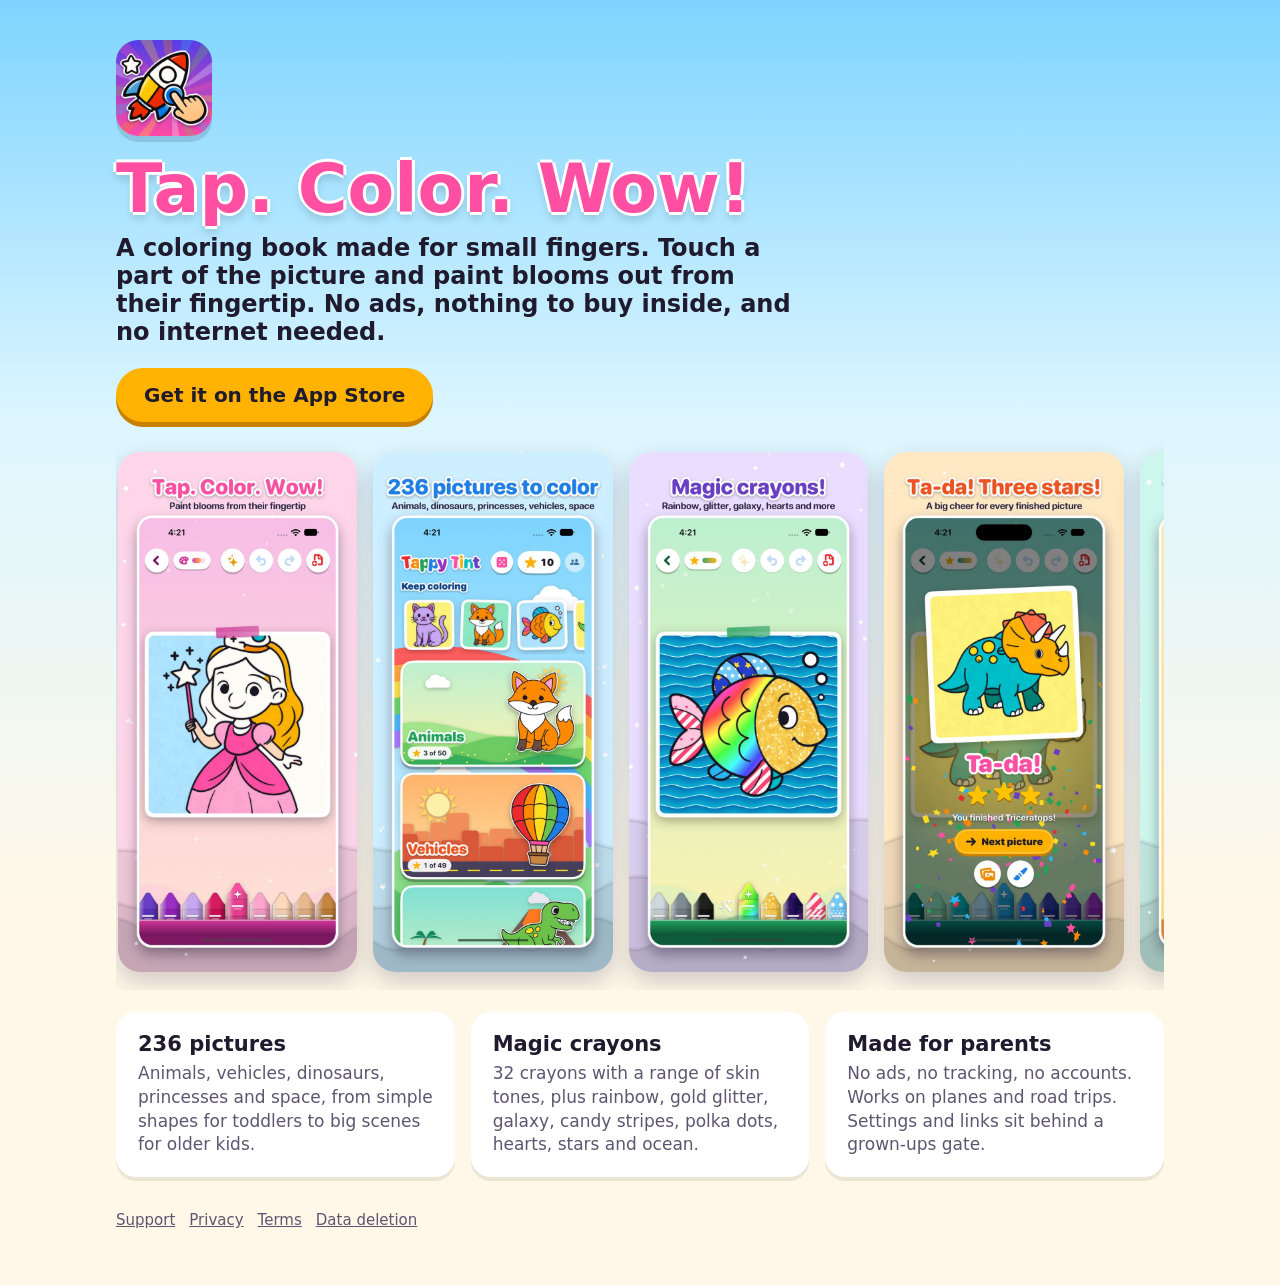
<file: index.html>
<!doctype html>
<html lang="en">
<head>
  <meta charset="utf-8">
  <meta name="viewport" content="width=device-width, initial-scale=1">
  <title>Tappy Tint: a coloring book for small fingers</title>
  <meta name="description" content="Tap, and color blooms across the page. 236 pictures, 32 crayons and 8 magic fills for iPhone and iPad. No ads, no in-app purchases, works offline.">
  <meta property="og:title" content="Tappy Tint: Kids Coloring Book">
  <meta property="og:description" content="236 tap-to-color pictures with magic crayons. No ads, no in-app purchases, works offline.">
  <meta property="og:image" content="https://dimab0.github.io/TappyTint-support/img/share.jpg">
  <meta name="twitter:card" content="summary_large_image">
  <meta name="apple-itunes-app" content="app-id=6759538560">
  <link rel="icon" href="img/icon.png">
  <style>
    :root { --ink:#1f1a2e; --soft:#5d5670; --sky:#cdefff; --pink:#ff4fa3; --gold:#ffb300; --lip:#c97f00; }
    * { box-sizing:border-box; }
    body { margin:0; font-family:ui-rounded,"SF Pro Rounded",system-ui,-apple-system,sans-serif; color:var(--ink);
           background:linear-gradient(#7ed4ff,#ddf6ff 420px,#fff8e8 900px); }
    main { max-width:1080px; margin:0 auto; padding:40px 16px 56px; }
    .top { display:flex; align-items:center; gap:18px; flex-wrap:wrap; }
    .top img { width:96px; height:96px; border-radius:22px; box-shadow:0 6px 0 rgba(0,0,0,.12); }
    h1 { font-size:clamp(38px,7vw,68px); font-weight:900; margin:18px 0 6px; line-height:1.03; color:var(--pink);
         -webkit-text-stroke:0; text-shadow:0 3px 0 #fff, 3px 0 0 #fff, -3px 0 0 #fff, 0 -3px 0 #fff, 0 6px 10px rgba(0,0,0,.18); }
    .lede { font-size:clamp(19px,3vw,24px); max-width:680px; font-weight:600; margin:10px 0 22px; }
    .btn { display:inline-block; background:var(--gold); color:var(--ink); font-weight:900; font-size:20px; padding:15px 28px;
           border-radius:999px; text-decoration:none; box-shadow:0 5px 0 var(--lip); }
    .btn:active { transform:translateY(3px); box-shadow:0 2px 0 var(--lip); }
    .shots { display:flex; gap:16px; overflow-x:auto; padding:30px 2px 18px; scroll-snap-type:x mandatory; }
    .shots img { height:520px; max-width:80vw; width:auto; border-radius:22px; box-shadow:0 10px 24px rgba(30,20,60,.2); scroll-snap-align:center; flex:none; }
    .cards { display:grid; grid-template-columns:repeat(auto-fit,minmax(240px,1fr)); gap:16px; margin-top:22px; }
    .card { background:#fff; border-radius:20px; padding:20px 22px; box-shadow:0 4px 0 rgba(0,0,0,.08); }
    .card h2 { font-size:21px; margin:0 0 6px; font-weight:900; }
    .card p { margin:0; color:var(--soft); font-size:17px; line-height:1.4; }
    footer { margin-top:34px; color:var(--soft); font-size:15px; }
    footer a { color:inherit; margin-right:14px; }
    @media (max-width:520px) { .shots img { height:440px; } }
  </style>
</head>
<body>
<main>
  <div class="top"><img src="img/icon.png" alt="Tappy Tint icon" width="96" height="96"></div>
  <h1>Tap. Color. Wow!</h1>
  <p class="lede">A coloring book made for small fingers. Touch a part of the picture and paint blooms out from their fingertip. No ads, nothing to buy inside, and no internet needed.</p>
  <a class="btn" href="https://apps.apple.com/app/id6759538560">Get it on the App Store</a>
  <div class="shots">
    <img src="img/01-color.jpg" alt="A princess being colored in pink" loading="lazy">
    <img src="img/02-worlds.jpg" alt="Five paper worlds of pictures" loading="lazy">
    <img src="img/03-magic.jpg" alt="A fish filled with rainbow, glitter and ocean waves" loading="lazy">
    <img src="img/04-tada.jpg" alt="A finished triceratops with three stars" loading="lazy">
    <img src="img/05-wall.jpg" alt="The Art Wall of finished pictures" loading="lazy">
    <img src="img/06-pictures.jpg" alt="Dinosaur pictures from easy to detailed" loading="lazy">
    <img src="img/07-grownups.jpg" alt="The grown-ups area" loading="lazy">
  </div>
  <div class="cards">
    <div class="card"><h2>236 pictures</h2><p>Animals, vehicles, dinosaurs, princesses and space, from simple shapes for toddlers to big scenes for older kids.</p></div>
    <div class="card"><h2>Magic crayons</h2><p>32 crayons with a range of skin tones, plus rainbow, gold glitter, galaxy, candy stripes, polka dots, hearts, stars and ocean.</p></div>
    <div class="card"><h2>Made for parents</h2><p>No ads, no tracking, no accounts. Works on planes and road trips. Settings and links sit behind a grown-ups gate.</p></div>
  </div>
  <footer>
    <a href="support.html">Support</a><a href="privacy-policy.html">Privacy</a><a href="terms-and-conditions.html">Terms</a><a href="data-deletion.html">Data deletion</a>
  </footer>
</main>
</body>
</html>
</file>
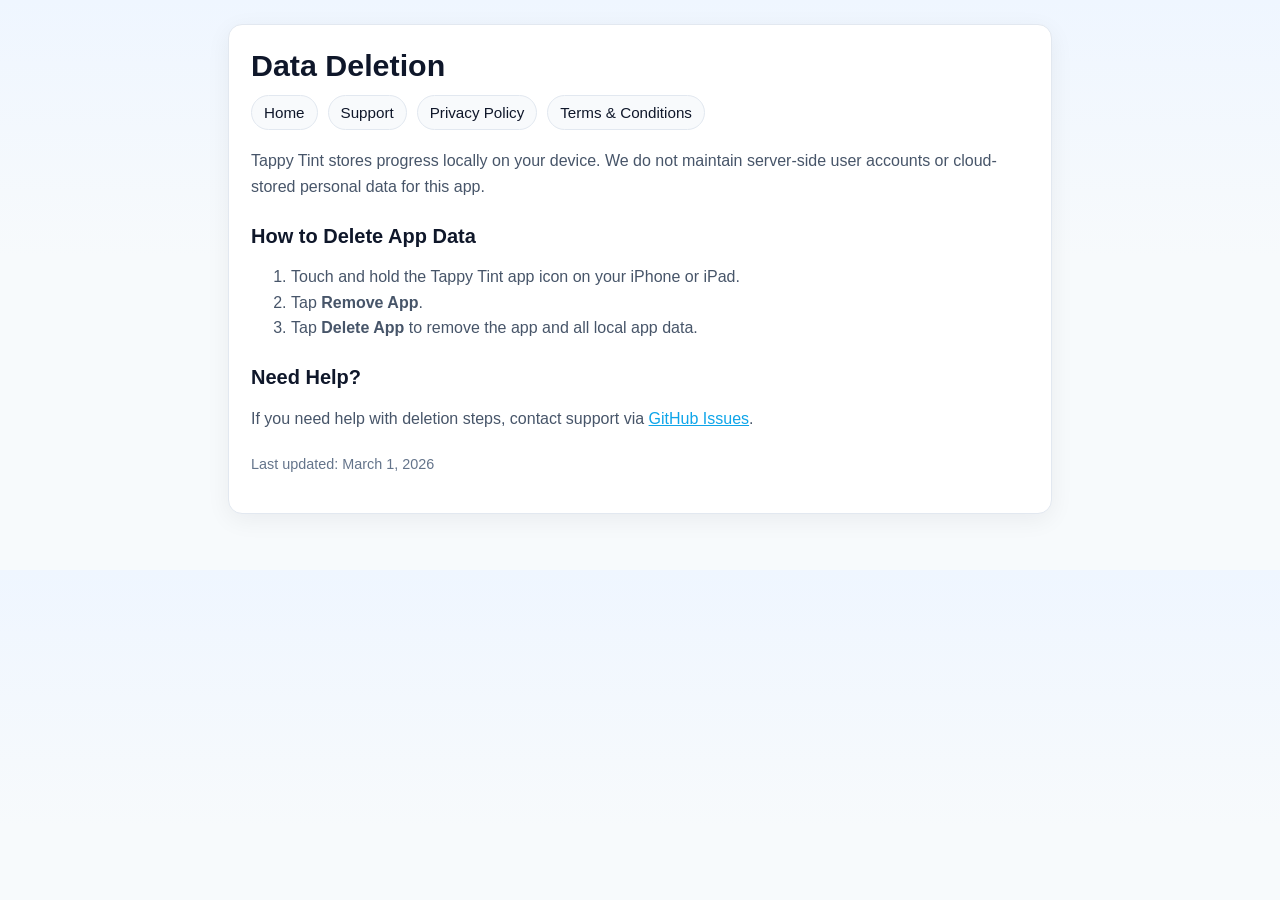
<file: data-deletion.html>
<!doctype html>
<html lang="en">
<head>
  <meta charset="utf-8" />
  <meta name="viewport" content="width=device-width, initial-scale=1" />
  <title>Tappy Tint Data Deletion</title>
  <link rel="stylesheet" href="styles.css" />
</head>
<body>
  <main class="container">
    <section class="card">
      <h1>Data Deletion</h1>
      <nav class="nav">
        <a href="index.html">Home</a>
        <a href="support.html">Support</a>
        <a href="privacy-policy.html">Privacy Policy</a>
        <a href="terms-and-conditions.html">Terms & Conditions</a>
      </nav>

      <p>Tappy Tint stores progress locally on your device. We do not maintain server-side user accounts or cloud-stored personal data for this app.</p>

      <h2>How to Delete App Data</h2>
      <ol>
        <li>Touch and hold the Tappy Tint app icon on your iPhone or iPad.</li>
        <li>Tap <strong>Remove App</strong>.</li>
        <li>Tap <strong>Delete App</strong> to remove the app and all local app data.</li>
      </ol>

      <h2>Need Help?</h2>
      <p>If you need help with deletion steps, contact support via <a href="https://github.com/dimab0/TappyTint-support/issues">GitHub Issues</a>.</p>

      <p class="footer">Last updated: March 1, 2026</p>
    </section>
  </main>
</body>
</html>
</file>
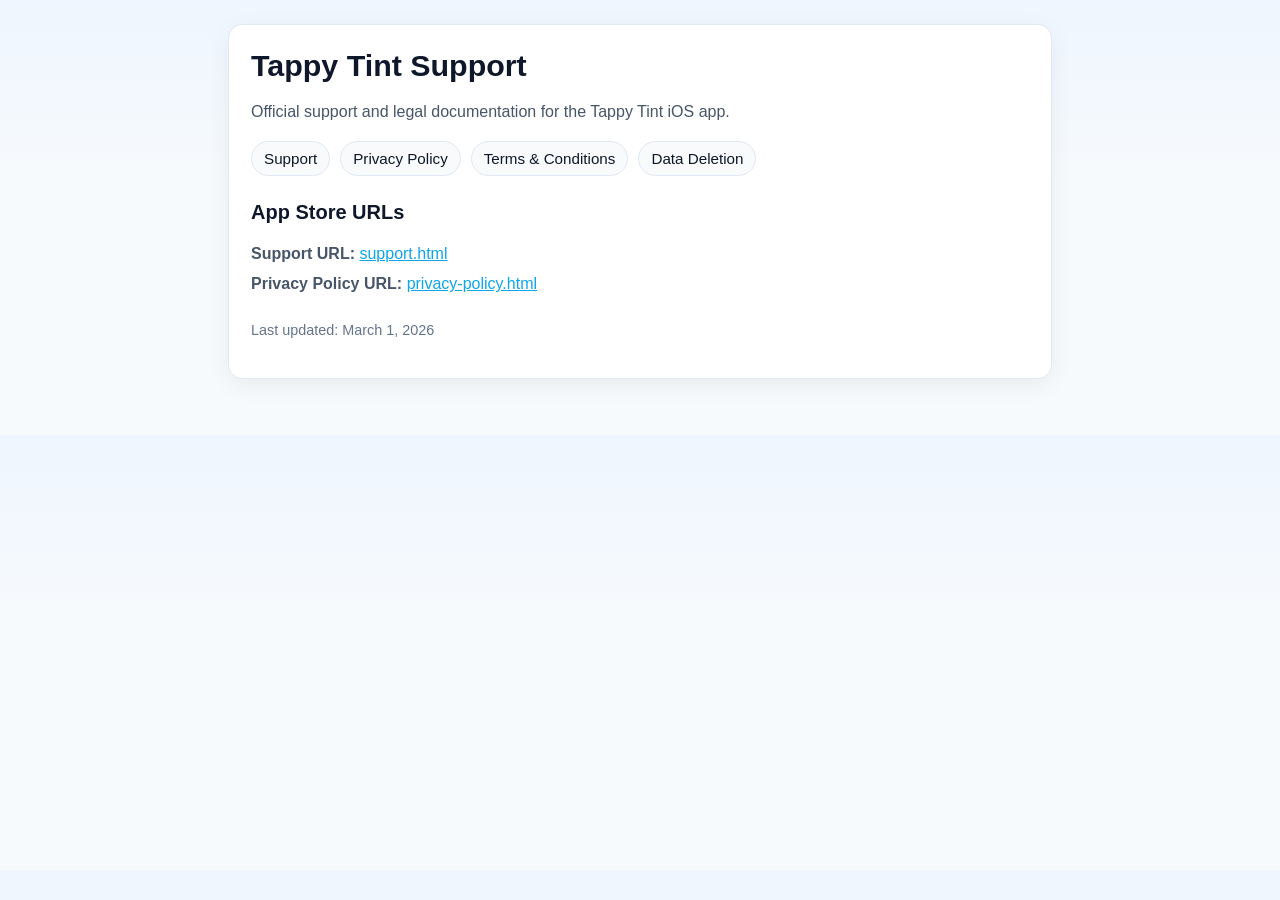
<file: docs.html>
<!doctype html>
<html lang="en">
<head>
  <meta charset="utf-8" />
  <meta name="viewport" content="width=device-width, initial-scale=1" />
  <title>Tappy Tint Documents</title>
  <link rel="stylesheet" href="styles.css" />
</head>
<body>
  <main class="container">
    <section class="card">
      <h1>Tappy Tint Support</h1>
      <p>Official support and legal documentation for the Tappy Tint iOS app.</p>

      <nav class="nav">
        <a href="support.html">Support</a>
        <a href="privacy-policy.html">Privacy Policy</a>
        <a href="terms-and-conditions.html">Terms & Conditions</a>
        <a href="data-deletion.html">Data Deletion</a>
      </nav>

      <h2>App Store URLs</h2>
      <ul class="kv">
        <li><strong>Support URL:</strong> <a href="support.html">support.html</a></li>
        <li><strong>Privacy Policy URL:</strong> <a href="privacy-policy.html">privacy-policy.html</a></li>
      </ul>

      <p class="footer">Last updated: March 1, 2026</p>
    </section>
  </main>
</body>
</html>
</file>
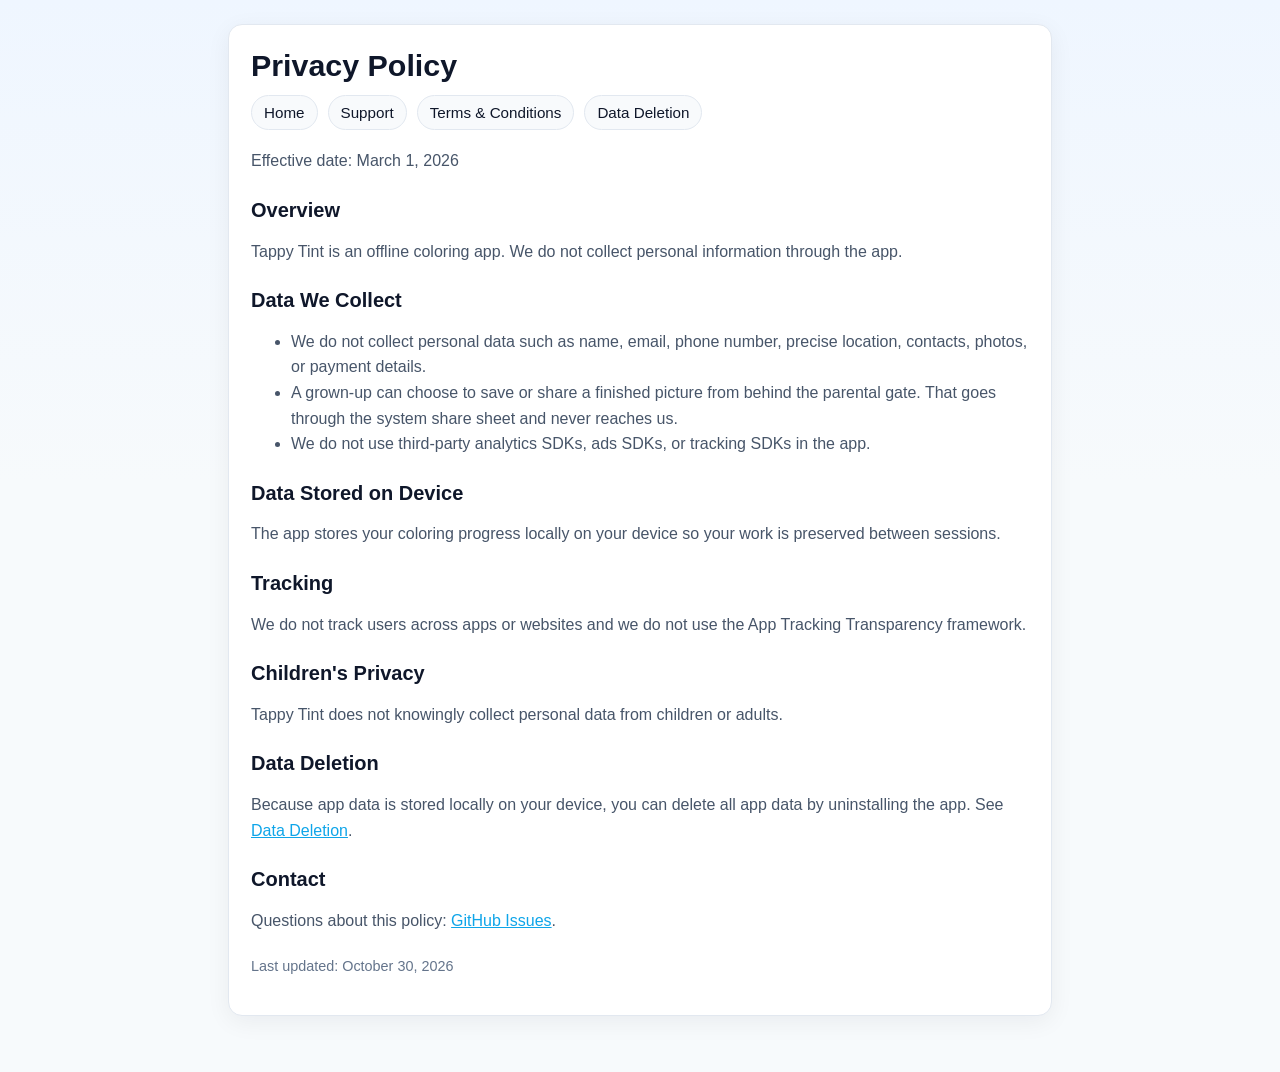
<file: privacy-policy.html>
<!doctype html>
<html lang="en">
<head>
  <meta charset="utf-8" />
  <meta name="viewport" content="width=device-width, initial-scale=1" />
  <title>Tappy Tint Privacy Policy</title>
  <link rel="stylesheet" href="styles.css" />
</head>
<body>
  <main class="container">
    <section class="card">
      <h1>Privacy Policy</h1>
      <nav class="nav">
        <a href="index.html">Home</a>
        <a href="support.html">Support</a>
        <a href="terms-and-conditions.html">Terms & Conditions</a>
        <a href="data-deletion.html">Data Deletion</a>
      </nav>

      <p>Effective date: March 1, 2026</p>

      <h2>Overview</h2>
      <p>Tappy Tint is an offline coloring app. We do not collect personal information through the app.</p>

      <h2>Data We Collect</h2>
      <ul>
        <li>We do not collect personal data such as name, email, phone number, precise location, contacts, photos, or payment details.</li>
        <li>A grown-up can choose to save or share a finished picture from behind the parental gate. That goes through the system share sheet and never reaches us.</li>
        <li>We do not use third-party analytics SDKs, ads SDKs, or tracking SDKs in the app.</li>
      </ul>

      <h2>Data Stored on Device</h2>
      <p>The app stores your coloring progress locally on your device so your work is preserved between sessions.</p>

      <h2>Tracking</h2>
      <p>We do not track users across apps or websites and we do not use the App Tracking Transparency framework.</p>

      <h2>Children's Privacy</h2>
      <p>Tappy Tint does not knowingly collect personal data from children or adults.</p>

      <h2>Data Deletion</h2>
      <p>Because app data is stored locally on your device, you can delete all app data by uninstalling the app. See <a href="data-deletion.html">Data Deletion</a>.</p>

      <h2>Contact</h2>
      <p>Questions about this policy: <a href="https://github.com/dimab0/TappyTint-support/issues">GitHub Issues</a>.</p>

      <p class="footer">Last updated: October 30, 2026</p>
    </section>
  </main>
</body>
</html>
</file>
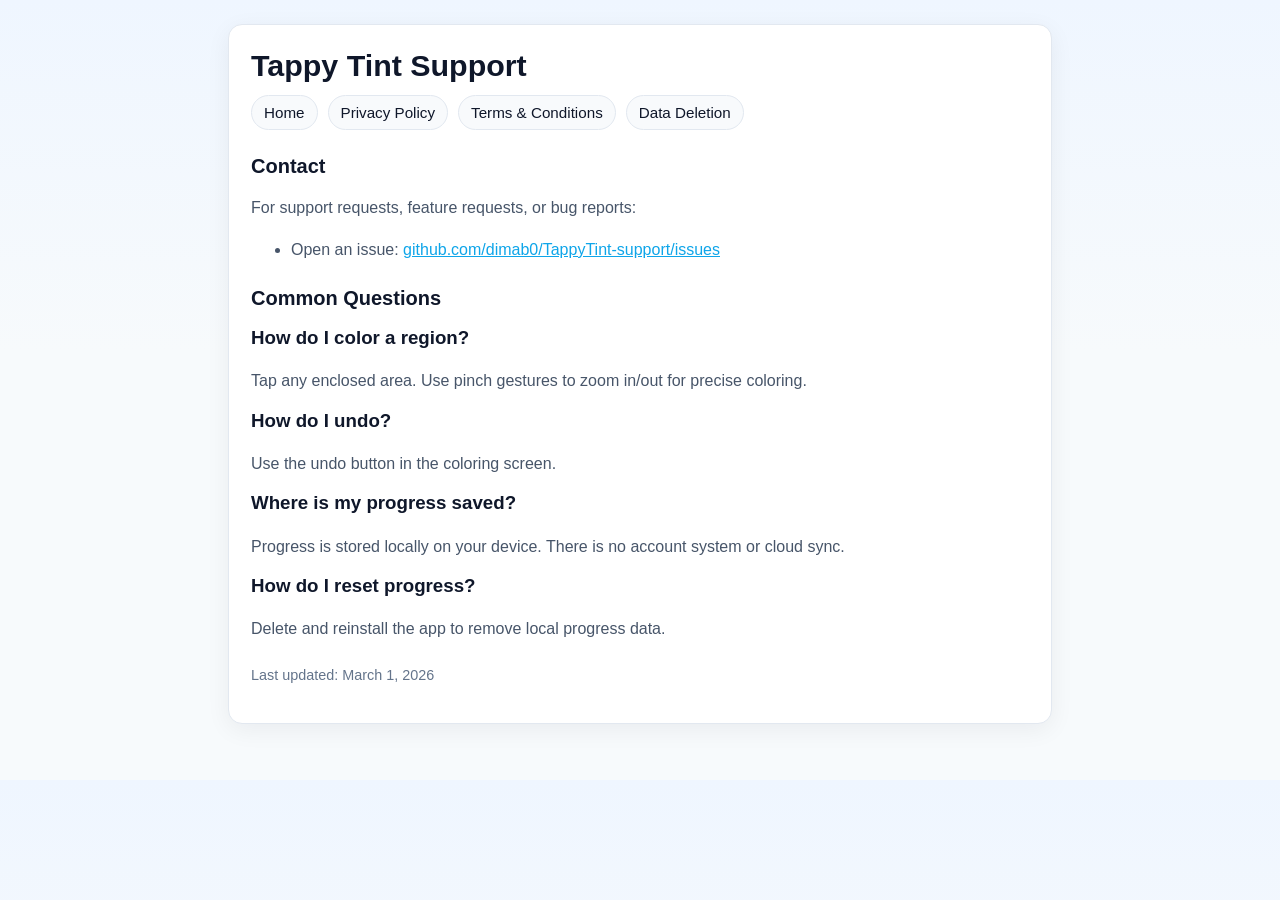
<file: support.html>
<!doctype html>
<html lang="en">
<head>
  <meta charset="utf-8" />
  <meta name="viewport" content="width=device-width, initial-scale=1" />
  <title>Tappy Tint Support</title>
  <link rel="stylesheet" href="styles.css" />
</head>
<body>
  <main class="container">
    <section class="card">
      <h1>Tappy Tint Support</h1>
      <nav class="nav">
        <a href="index.html">Home</a>
        <a href="privacy-policy.html">Privacy Policy</a>
        <a href="terms-and-conditions.html">Terms & Conditions</a>
        <a href="data-deletion.html">Data Deletion</a>
      </nav>

      <h2>Contact</h2>
      <p>For support requests, feature requests, or bug reports:</p>
      <ul>
        <li>Open an issue: <a href="https://github.com/dimab0/TappyTint-support/issues">github.com/dimab0/TappyTint-support/issues</a></li>
      </ul>

      <h2>Common Questions</h2>
      <h3>How do I color a region?</h3>
      <p>Tap any enclosed area. Use pinch gestures to zoom in/out for precise coloring.</p>

      <h3>How do I undo?</h3>
      <p>Use the undo button in the coloring screen.</p>

      <h3>Where is my progress saved?</h3>
      <p>Progress is stored locally on your device. There is no account system or cloud sync.</p>

      <h3>How do I reset progress?</h3>
      <p>Delete and reinstall the app to remove local progress data.</p>

      <p class="footer">Last updated: March 1, 2026</p>
    </section>
  </main>
</body>
</html>
</file>
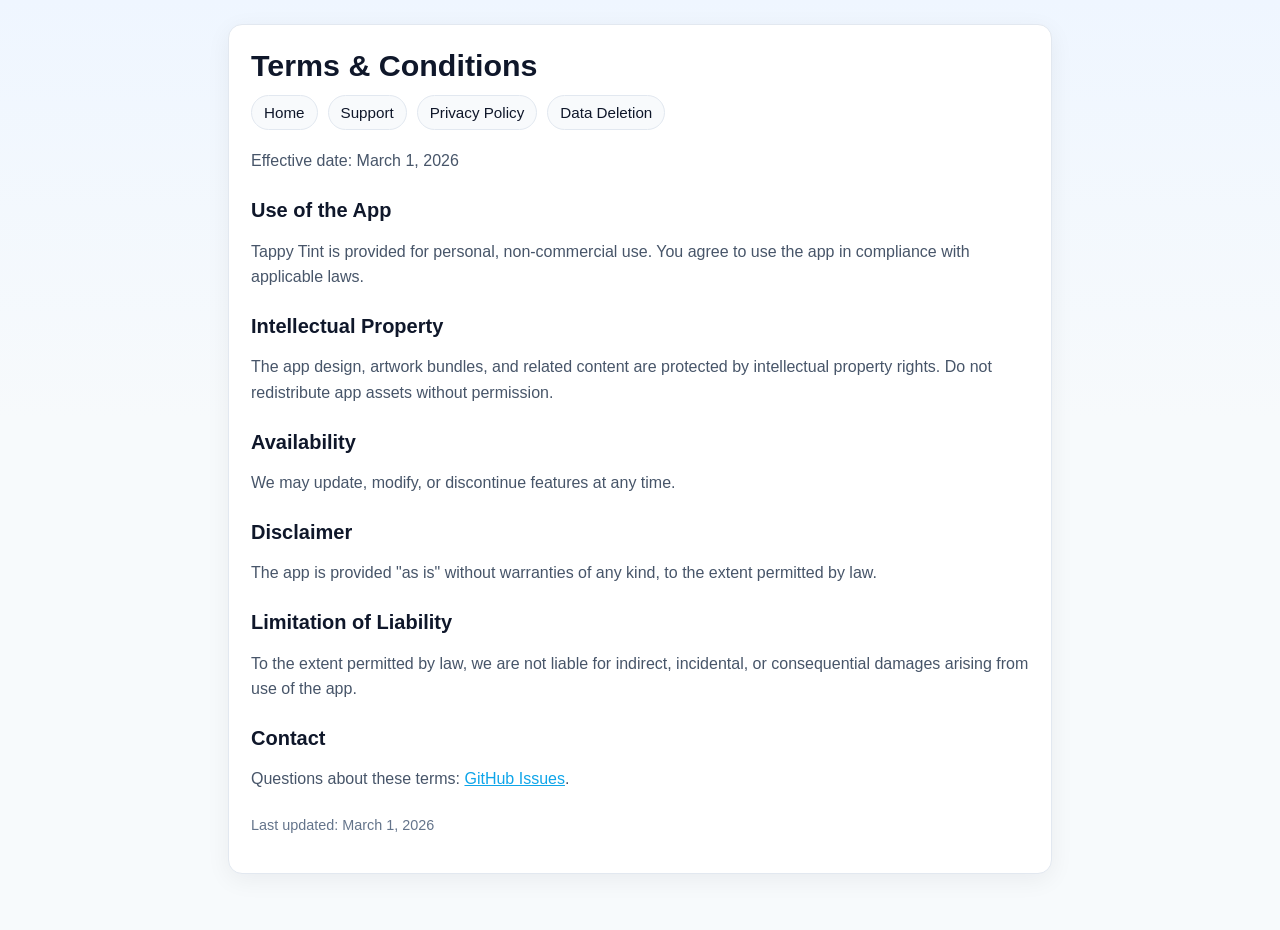
<file: terms-and-conditions.html>
<!doctype html>
<html lang="en">
<head>
  <meta charset="utf-8" />
  <meta name="viewport" content="width=device-width, initial-scale=1" />
  <title>Tappy Tint Terms and Conditions</title>
  <link rel="stylesheet" href="styles.css" />
</head>
<body>
  <main class="container">
    <section class="card">
      <h1>Terms & Conditions</h1>
      <nav class="nav">
        <a href="index.html">Home</a>
        <a href="support.html">Support</a>
        <a href="privacy-policy.html">Privacy Policy</a>
        <a href="data-deletion.html">Data Deletion</a>
      </nav>

      <p>Effective date: March 1, 2026</p>

      <h2>Use of the App</h2>
      <p>Tappy Tint is provided for personal, non-commercial use. You agree to use the app in compliance with applicable laws.</p>

      <h2>Intellectual Property</h2>
      <p>The app design, artwork bundles, and related content are protected by intellectual property rights. Do not redistribute app assets without permission.</p>

      <h2>Availability</h2>
      <p>We may update, modify, or discontinue features at any time.</p>

      <h2>Disclaimer</h2>
      <p>The app is provided "as is" without warranties of any kind, to the extent permitted by law.</p>

      <h2>Limitation of Liability</h2>
      <p>To the extent permitted by law, we are not liable for indirect, incidental, or consequential damages arising from use of the app.</p>

      <h2>Contact</h2>
      <p>Questions about these terms: <a href="https://github.com/dimab0/TappyTint-support/issues">GitHub Issues</a>.</p>

      <p class="footer">Last updated: March 1, 2026</p>
    </section>
  </main>
</body>
</html>
</file>
<file: styles.css>
:root {
  --bg: #f7fafc;
  --card: #ffffff;
  --text: #0f172a;
  --muted: #475569;
  --accent: #0ea5e9;
  --border: #e2e8f0;
}

* {
  box-sizing: border-box;
}

body {
  margin: 0;
  font-family: -apple-system, BlinkMacSystemFont, "Segoe UI", Roboto, Helvetica, Arial, sans-serif;
  color: var(--text);
  background: linear-gradient(180deg, #eff6ff 0%, var(--bg) 45%);
}

.container {
  max-width: 860px;
  margin: 0 auto;
  padding: 24px 18px 56px;
}

.card {
  background: var(--card);
  border: 1px solid var(--border);
  border-radius: 14px;
  padding: 22px;
  box-shadow: 0 6px 24px rgba(15, 23, 42, 0.06);
}

h1, h2, h3 {
  line-height: 1.2;
  margin-top: 0;
}

h1 {
  font-size: 1.9rem;
  margin-bottom: 10px;
}

h2 {
  margin-top: 24px;
  font-size: 1.25rem;
}

p, li {
  color: var(--muted);
  line-height: 1.6;
}

a {
  color: var(--accent);
}

.nav {
  display: flex;
  flex-wrap: wrap;
  gap: 10px;
  margin: 12px 0 18px;
}

.nav a {
  text-decoration: none;
  border: 1px solid var(--border);
  background: #f8fafc;
  border-radius: 999px;
  padding: 8px 12px;
  color: #0f172a;
  font-size: 0.95rem;
}

.kv {
  margin: 10px 0;
  padding: 0;
  list-style: none;
}

.kv li {
  margin: 5px 0;
}

.footer {
  margin-top: 22px;
  font-size: 0.9rem;
  color: #64748b;
}
</file>
